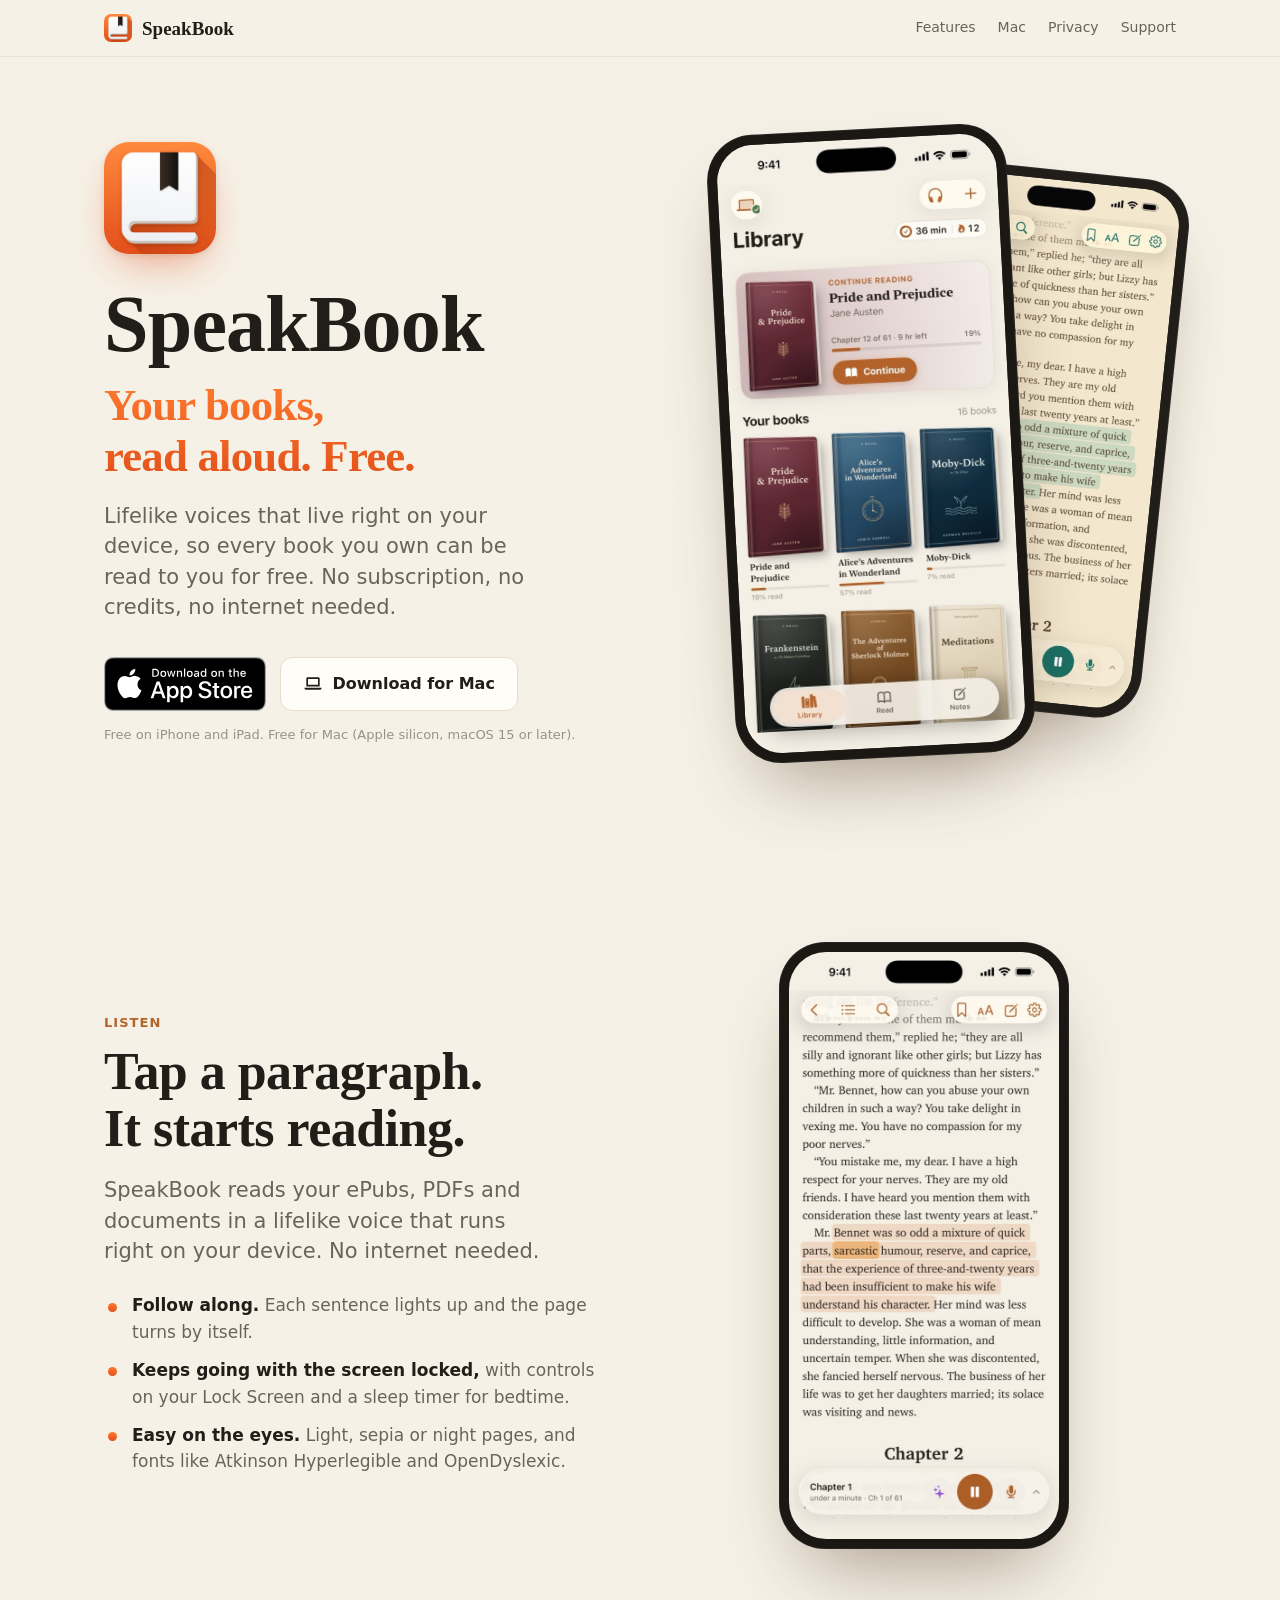
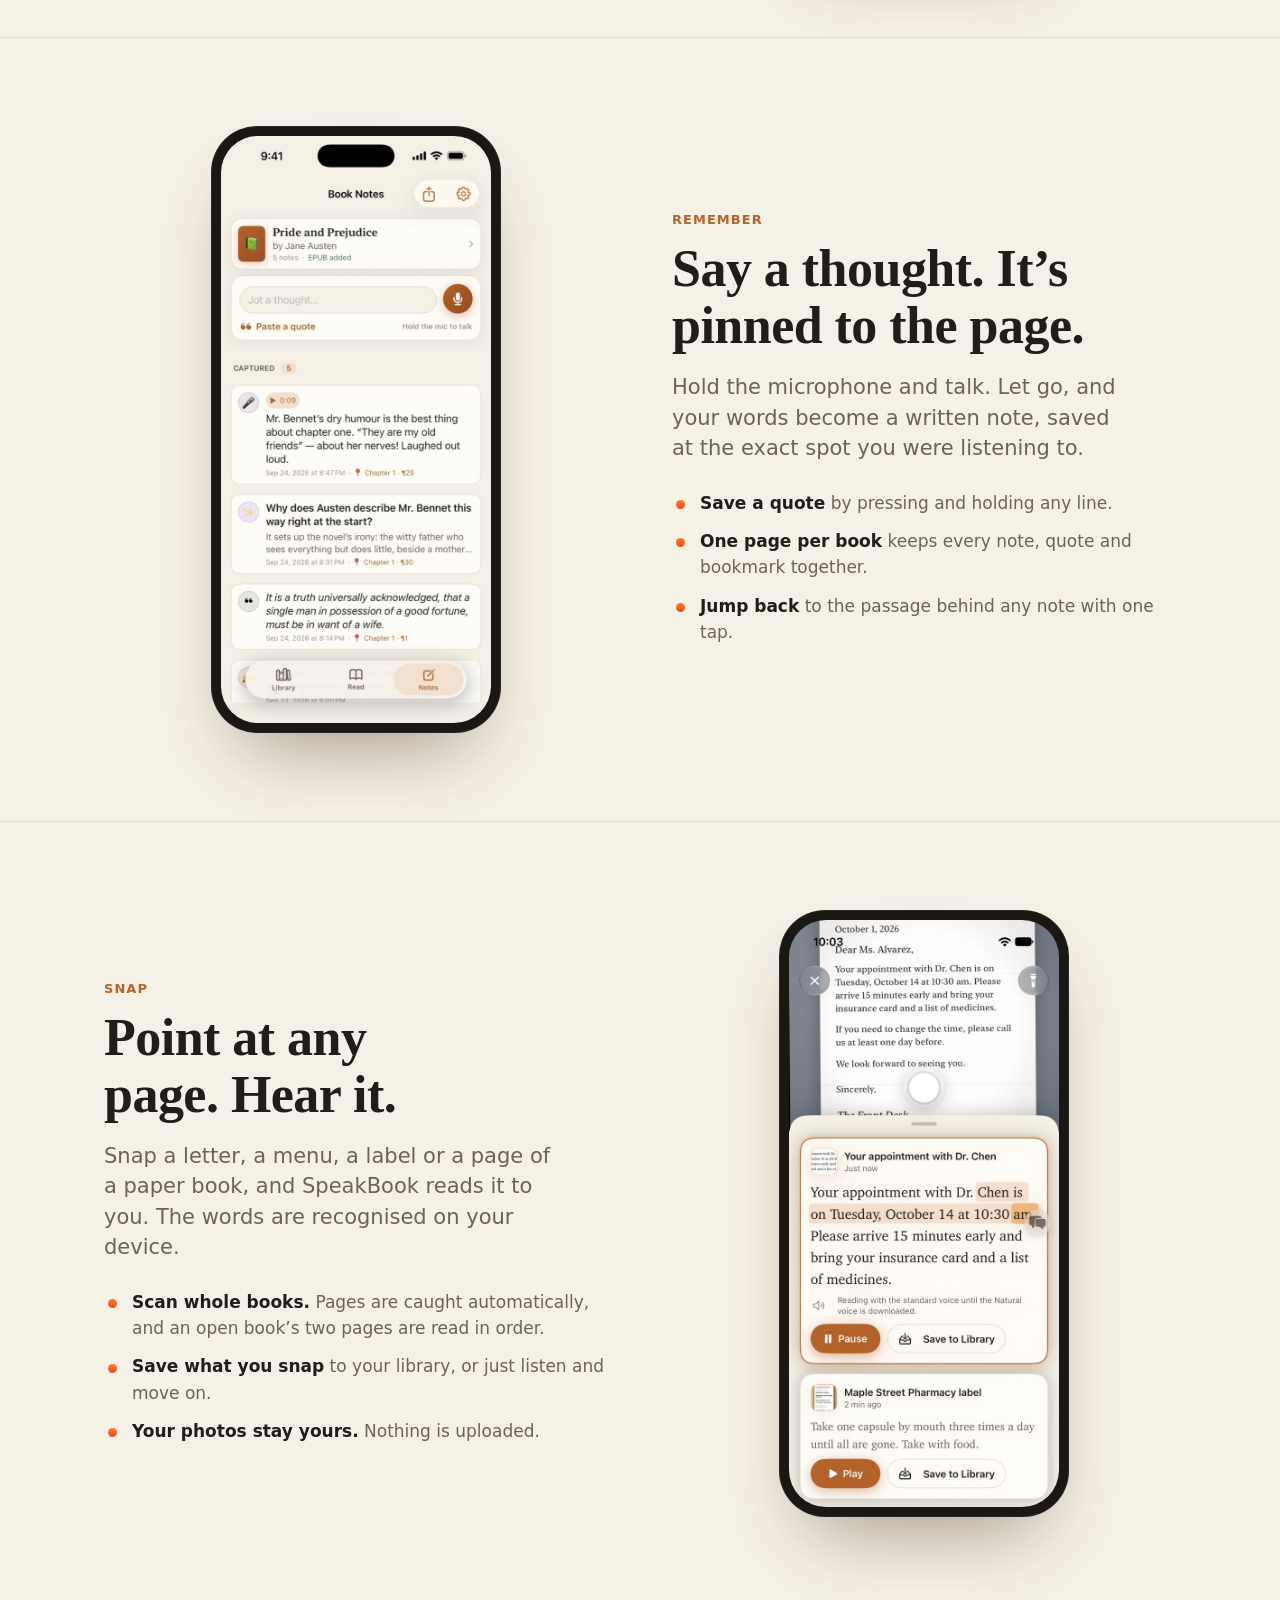
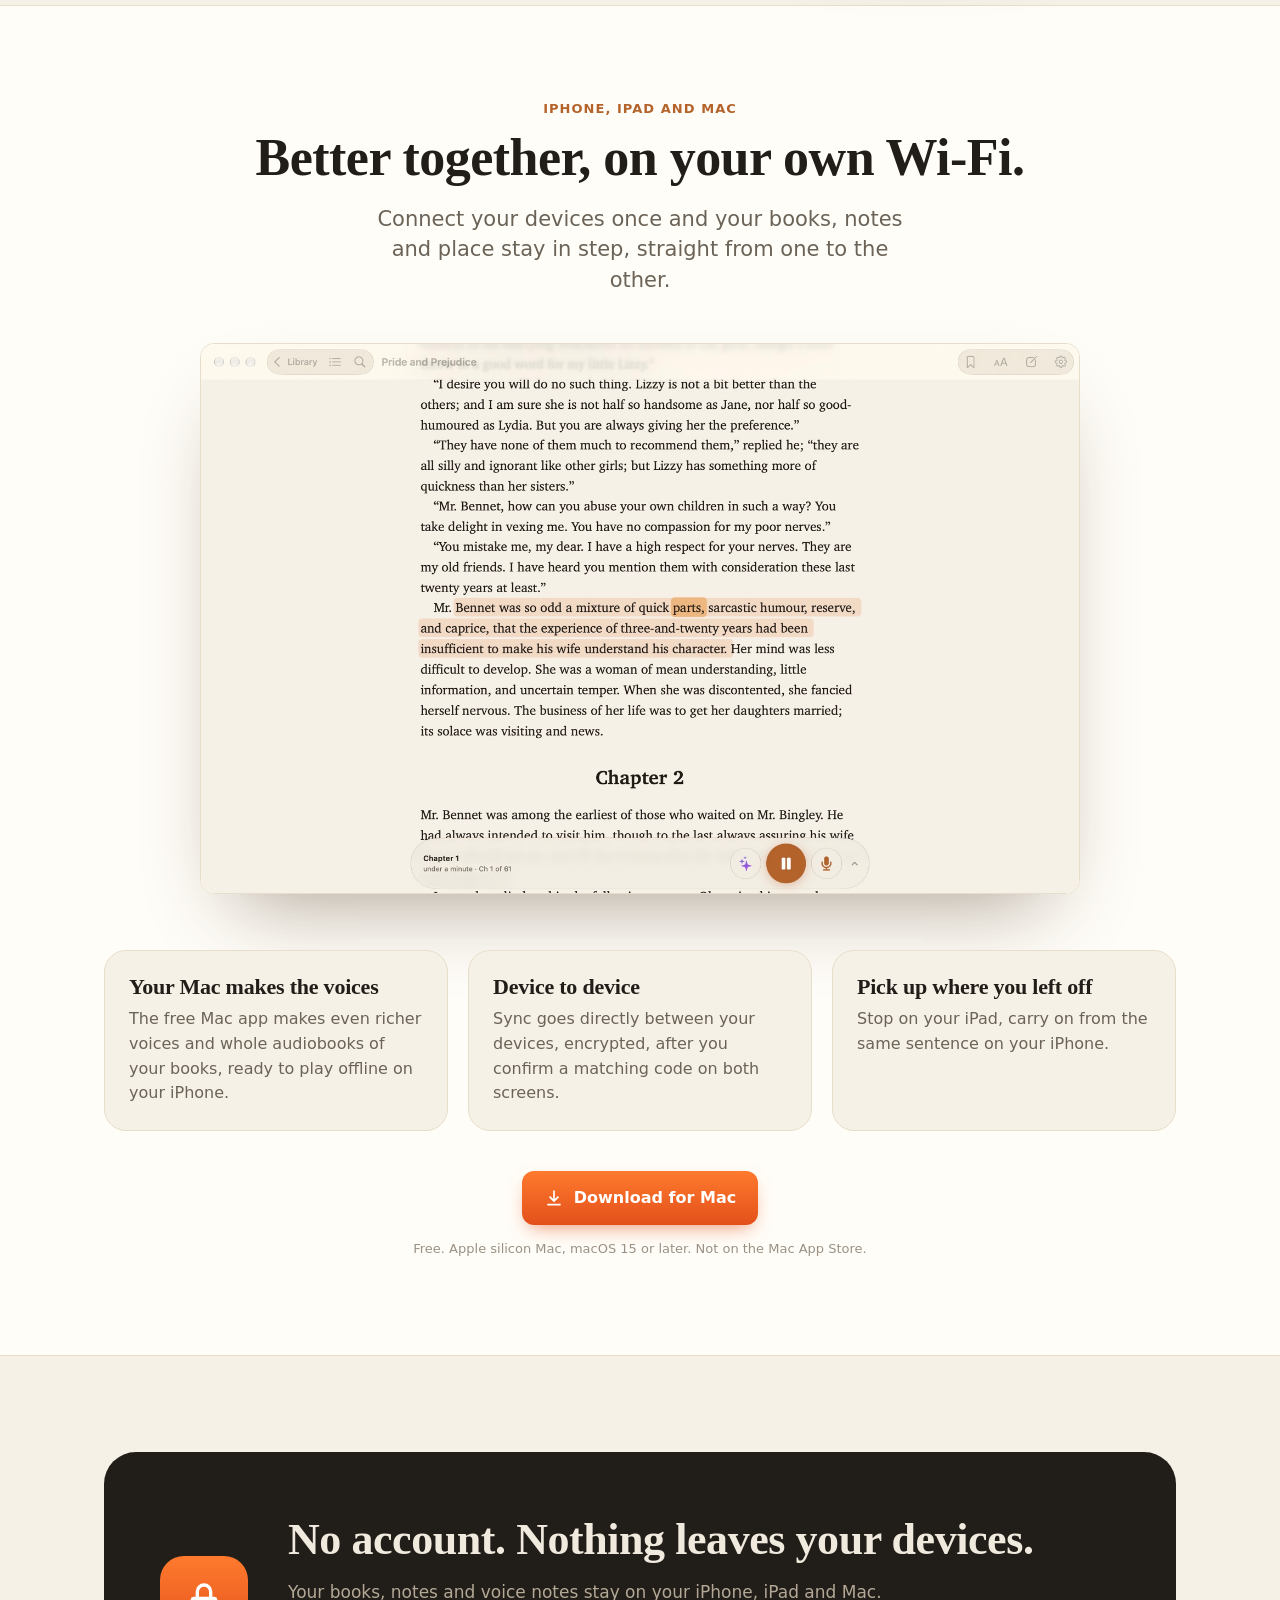
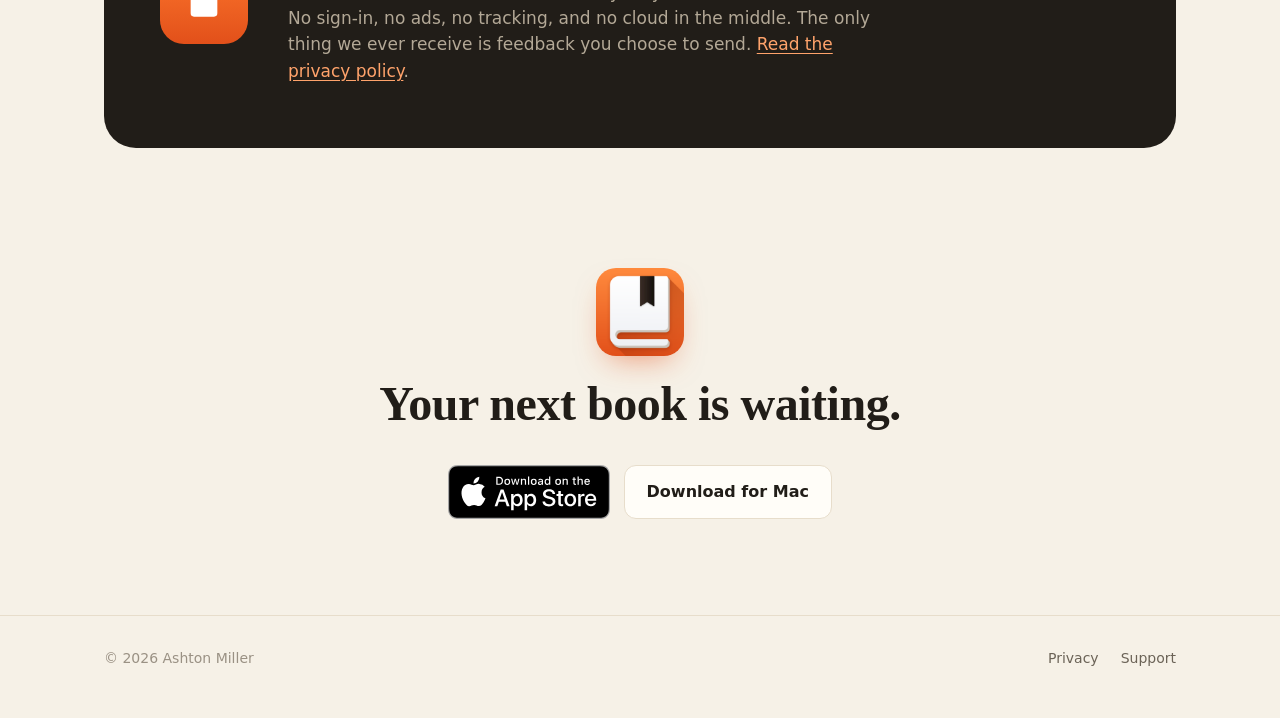
<file: index.html>
<!doctype html>
<html lang="en">
<head>
  <meta charset="utf-8">
  <meta name="viewport" content="width=device-width, initial-scale=1">
  <title>SpeakBook: Read Books Aloud</title>
  <meta name="description" content="SpeakBook reads your books aloud in lifelike voices that run right on your device. Free, private, no subscription. ePub, PDF, voice notes and more.">
  <meta name="theme-color" content="#F6F1E7" media="(prefers-color-scheme: light)">
  <meta name="theme-color" content="#181512" media="(prefers-color-scheme: dark)">
  <link rel="icon" type="image/png" href="favicon.png">
  <link rel="apple-touch-icon" href="apple-touch-icon.png">
  <link rel="canonical" href="https://speakbook.ashcoHQ.com/">
  <link rel="stylesheet" href="assets/site.css">
  <meta property="og:title" content="SpeakBook: Read Books Aloud">
  <meta property="og:description" content="Your books, read aloud for free, in lifelike voices that run right on your device. iPhone, iPad and Mac.">
  <meta property="og:image" content="https://speakbook.ashcoHQ.com/assets/og.png">
  <meta property="og:url" content="https://speakbook.ashcoHQ.com/">
  <meta name="twitter:card" content="summary_large_image">
  <meta name="apple-itunes-app" content="app-id=6818370979">
</head>
<body>
<a class="skip" href="#main">Skip to content</a>

<header class="site-header">
  <div class="wrap">
    <a class="brand" href="./"><img src="assets/icon-512.png" alt="" width="28" height="28">SpeakBook</a>
    <nav aria-label="Main">
      <a class="opt" href="#listen">Features</a>
      <a class="opt" href="#mac">Mac</a>
      <a href="privacy/">Privacy</a>
      <a href="support/">Support</a>
    </nav>
  </div>
</header>

<main id="main">
  <section class="hero">
    <div class="wrap">
      <div class="text">
        <img class="hero-icon" src="assets/icon-512.png" alt="SpeakBook app icon" width="112" height="112">
        <h1>SpeakBook <span class="accent">Your books, read aloud. Free.</span></h1>
        <p class="lede">Lifelike voices that live right on your device, so every book you own can be read to you for free. No subscription, no credits, no internet needed.</p>
        <div class="ctas">
          <a class="badge" href="https://apps.apple.com/app/id6818370979"><img src="assets/appstore-badge.svg" alt="Download on the App Store" width="162" height="54"></a>
          <a class="btn ghost" href="mac/">
            <svg viewBox="0 0 24 24" aria-hidden="true"><path d="M4 5.5A1.5 1.5 0 0 1 5.5 4h13A1.5 1.5 0 0 1 20 5.5V15H4V5.5Zm2 .5v7h12V6H6ZM1.5 16.5h21l-.6 1.6a1.5 1.5 0 0 1-1.4.9h-17a1.5 1.5 0 0 1-1.4-.9l-.6-1.6Z"/></svg>
            Download for Mac
          </a>
        </div>
        <p class="fine">Free on iPhone and iPad. Free for Mac (Apple silicon, macOS 15 or later).</p>
      </div>
      <div class="hero-phones" aria-hidden="true">
        <div class="phone back"><img src="assets/shot-sepia.jpg" alt="" width="598" height="1300"></div>
        <div class="phone front"><img src="assets/shot-library.jpg" alt="" width="598" height="1300"></div>
      </div>
    </div>
  </section>

  <section class="feature" id="listen" aria-labelledby="f1">
    <div class="wrap">
      <div class="text">
        <p class="eyebrow">Listen</p>
        <h2 id="f1">Tap a paragraph. It starts reading.</h2>
        <p class="lede">SpeakBook reads your ePubs, PDFs and documents in a lifelike voice that runs right on your device. No internet needed.</p>
        <ul>
          <li><strong>Follow along.</strong> Each sentence lights up and the page turns by itself.</li>
          <li><strong>Keeps going with the screen locked,</strong> with controls on your Lock Screen and a sleep timer for bedtime.</li>
          <li><strong>Easy on the eyes.</strong> Light, sepia or night pages, and fonts like Atkinson Hyperlegible and OpenDyslexic.</li>
        </ul>
      </div>
      <div class="phone"><img src="assets/shot-reader.jpg" alt="Pride and Prejudice open in SpeakBook, with the sentence being read highlighted in orange and the player at the bottom." width="598" height="1300" loading="lazy"></div>
    </div>
  </section>

  <section class="feature flip" aria-labelledby="f2">
    <div class="wrap">
      <div class="text">
        <p class="eyebrow">Remember</p>
        <h2 id="f2">Say a thought. It’s pinned to the page.</h2>
        <p class="lede">Hold the microphone and talk. Let go, and your words become a written note, saved at the exact spot you were listening to.</p>
        <ul>
          <li><strong>Save a quote</strong> by pressing and holding any line.</li>
          <li><strong>One page per book</strong> keeps every note, quote and bookmark together.</li>
          <li><strong>Jump back</strong> to the passage behind any note with one tap.</li>
        </ul>
      </div>
      <div class="phone"><img src="assets/shot-notes.jpg" alt="The notes page for Pride and Prejudice, with a voice note, a question and saved quotes." width="598" height="1300" loading="lazy"></div>
    </div>
  </section>

  <section class="feature" aria-labelledby="f3">
    <div class="wrap">
      <div class="text">
        <p class="eyebrow">Snap</p>
        <h2 id="f3">Point at any page. Hear it.</h2>
        <p class="lede">Snap a letter, a menu, a label or a page of a paper book, and SpeakBook reads it to you. The words are recognised on your device.</p>
        <ul>
          <li><strong>Scan whole books.</strong> Pages are caught automatically, and an open book’s two pages are read in order.</li>
          <li><strong>Save what you snap</strong> to your library, or just listen and move on.</li>
          <li><strong>Your photos stay yours.</strong> Nothing is uploaded.</li>
        </ul>
      </div>
      <div class="phone"><img src="assets/shot-snap.jpg" alt="A snapped appointment letter being read aloud, with the current words highlighted." width="598" height="1300" loading="lazy"></div>
    </div>
  </section>

  <section class="devices" id="mac" aria-labelledby="mac-h">
    <div class="wrap">
      <p class="eyebrow">iPhone, iPad and Mac</p>
      <h2 id="mac-h">Better together, on your own Wi‑Fi.</h2>
      <p class="lede">Connect your devices once and your books, notes and place stay in step, straight from one to the other.</p>
      <div class="mac-frame"><img src="assets/mac.jpg" alt="SpeakBook on a Mac, reading Pride and Prejudice aloud." width="1600" height="1000" loading="lazy"></div>
      <div class="trio">
        <div><h3>Your Mac makes the voices</h3><p>The free Mac app makes even richer voices and whole audiobooks of your books, ready to play offline on your iPhone.</p></div>
        <div><h3>Device to device</h3><p>Sync goes directly between your devices, encrypted, after you confirm a matching code on both screens.</p></div>
        <div><h3>Pick up where you left off</h3><p>Stop on your iPad, carry on from the same sentence on your iPhone.</p></div>
      </div>
      <div class="ctas" style="margin-top:40px">
        <a class="btn" href="mac/">
          <svg viewBox="0 0 24 24" aria-hidden="true"><path d="M11 3h2v10.2l3.6-3.6 1.4 1.4-6 6-6-6 1.4-1.4 3.6 3.6V3ZM4 19h16v2H4v-2Z"/></svg>
          Download for Mac
        </a>
      </div>
      <p class="fine">Free. Apple silicon Mac, macOS 15 or later. Not on the Mac App Store.</p>
    </div>
  </section>

  <section class="privacy-band" aria-labelledby="priv-h">
    <div class="wrap">
      <div class="privacy-card">
        <div class="lock" aria-hidden="true"><svg viewBox="0 0 24 24"><path d="M12 2a5 5 0 0 0-5 5v3H6a2 2 0 0 0-2 2v8a2 2 0 0 0 2 2h12a2 2 0 0 0 2-2v-8a2 2 0 0 0-2-2h-1V7a5 5 0 0 0-5-5Zm-3 8V7a3 3 0 1 1 6 0v3H9Z"/></svg></div>
        <div>
          <h2 id="priv-h">No account. Nothing leaves your devices.</h2>
          <p>Your books, notes and voice notes stay on your iPhone, iPad and Mac. No sign-in, no ads, no tracking, and no cloud in the middle. The only thing we ever receive is feedback you choose to send. <a href="privacy/">Read the privacy policy</a>.</p>
        </div>
      </div>
    </div>
  </section>

  <section class="final" aria-labelledby="final-h">
    <div class="wrap">
      <img class="icon" src="assets/icon-512.png" alt="" width="88" height="88">
      <h2 id="final-h">Your next book is waiting.</h2>
      <div class="ctas">
        <a class="badge" href="https://apps.apple.com/app/id6818370979"><img src="assets/appstore-badge.svg" alt="Download on the App Store" width="162" height="54"></a>
        <a class="btn ghost" href="mac/">Download for Mac</a>
      </div>
    </div>
  </section>
</main>

<footer class="site-footer">
  <div class="wrap">
    <span>© 2026 Ashton Miller</span>
    <nav aria-label="Footer">
      <a href="privacy/">Privacy</a>
      <a href="support/">Support</a>
    </nav>
  </div>
</footer>
</body>
</html>
</file>
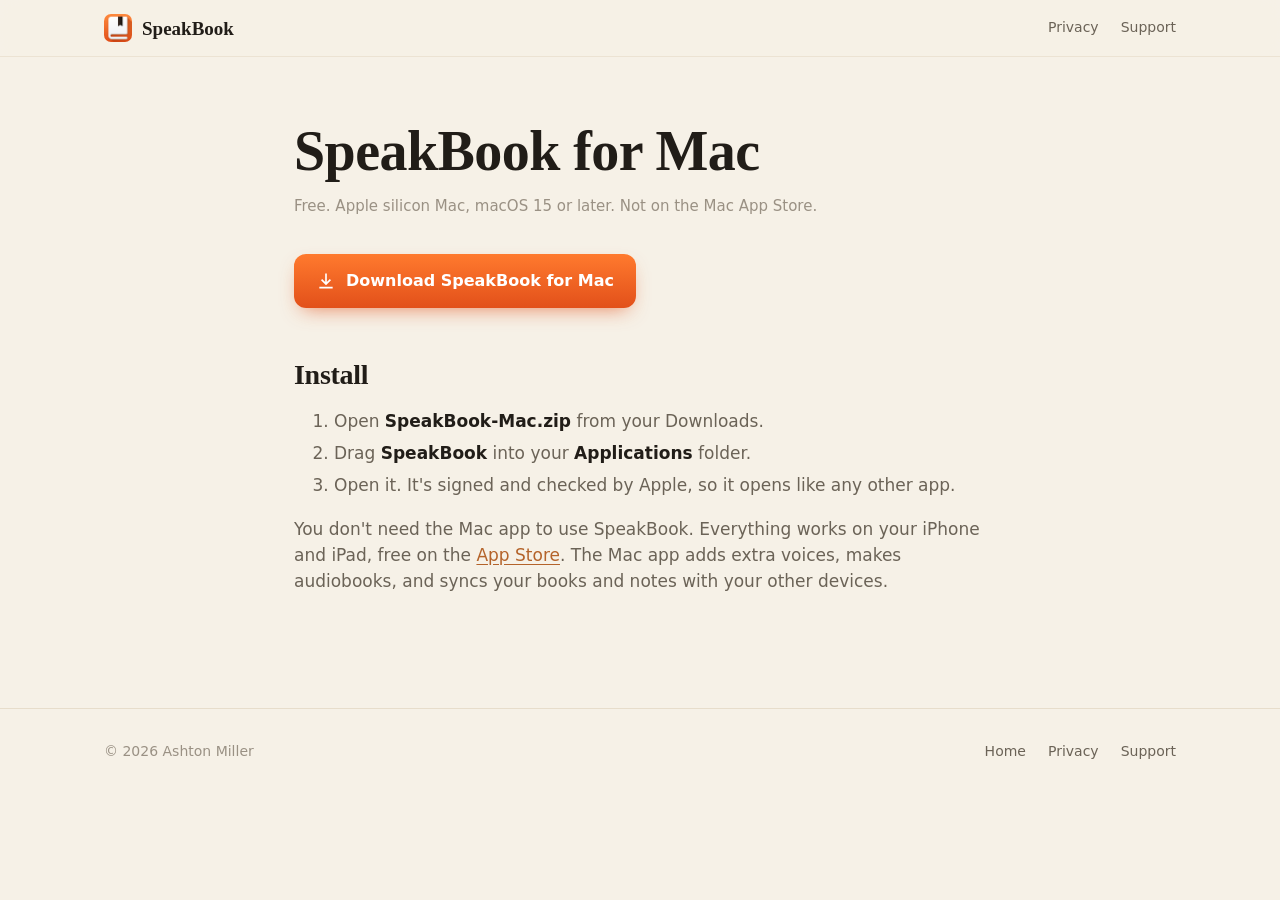
<file: mac/index.html>
<!doctype html>
<html lang="en">
<head>
  <meta charset="utf-8">
  <meta name="viewport" content="width=device-width, initial-scale=1">
  <title>SpeakBook for Mac</title>
  <meta name="description" content="Download SpeakBook for Mac, free: extra voices, audiobooks and sync with your iPhone and iPad.">
  <meta name="theme-color" content="#F6F1E7" media="(prefers-color-scheme: light)">
  <meta name="theme-color" content="#181512" media="(prefers-color-scheme: dark)">
  <link rel="icon" type="image/png" href="../favicon.png">
  <link rel="apple-touch-icon" href="../apple-touch-icon.png">
  <link rel="canonical" href="https://speakbook.ashcoHQ.com/mac/">
  <link rel="stylesheet" href="../assets/site.css">
</head>
<body>
<a class="skip" href="#main">Skip to content</a>
<header class="site-header">
  <div class="wrap">
    <a class="brand" href="../"><img src="../assets/icon-512.png" alt="" width="28" height="28">SpeakBook</a>
    <nav aria-label="Main">
      <a href="../privacy/">Privacy</a>
      <a href="../support/">Support</a>
    </nav>
  </div>
</header>

<main id="main" class="doc">
  <div class="wrap">
    <h1>SpeakBook for Mac</h1>
    <p class="updated">Free. Apple silicon Mac, macOS 15 or later. Not on the Mac App Store.</p>
    <div class="ctas">
      <a class="btn" href="https://github.com/lman80/speakbook/releases/download/mac-v1.1/SpeakBook-Mac.zip">
        <svg viewBox="0 0 24 24" aria-hidden="true"><path d="M11 3h2v10.2l3.6-3.6 1.4 1.4-6 6-6-6 1.4-1.4 3.6 3.6V3ZM4 19h16v2H4v-2Z"/></svg>
        Download SpeakBook for Mac
      </a>
    </div>
    <h2>Install</h2>
    <ol>
      <li>Open <strong>SpeakBook-Mac.zip</strong> from your Downloads.</li>
      <li>Drag <strong>SpeakBook</strong> into your <strong>Applications</strong> folder.</li>
      <li>Open it. It's signed and checked by Apple, so it opens like any other app.</li>
    </ol>
    <p>You don't need the Mac app to use SpeakBook. Everything works on your iPhone and iPad, free on the <a href="https://apps.apple.com/app/id6818370979">App Store</a>. The Mac app adds extra voices, makes audiobooks, and syncs your books and notes with your other devices.</p>
  </div>
</main>

<footer class="site-footer">
  <div class="wrap">
    <span>© 2026 Ashton Miller</span>
    <nav aria-label="Footer">
      <a href="../">Home</a>
      <a href="../privacy/">Privacy</a>
      <a href="../support/">Support</a>
    </nav>
  </div>
</footer>
</body>
</html>
</file>
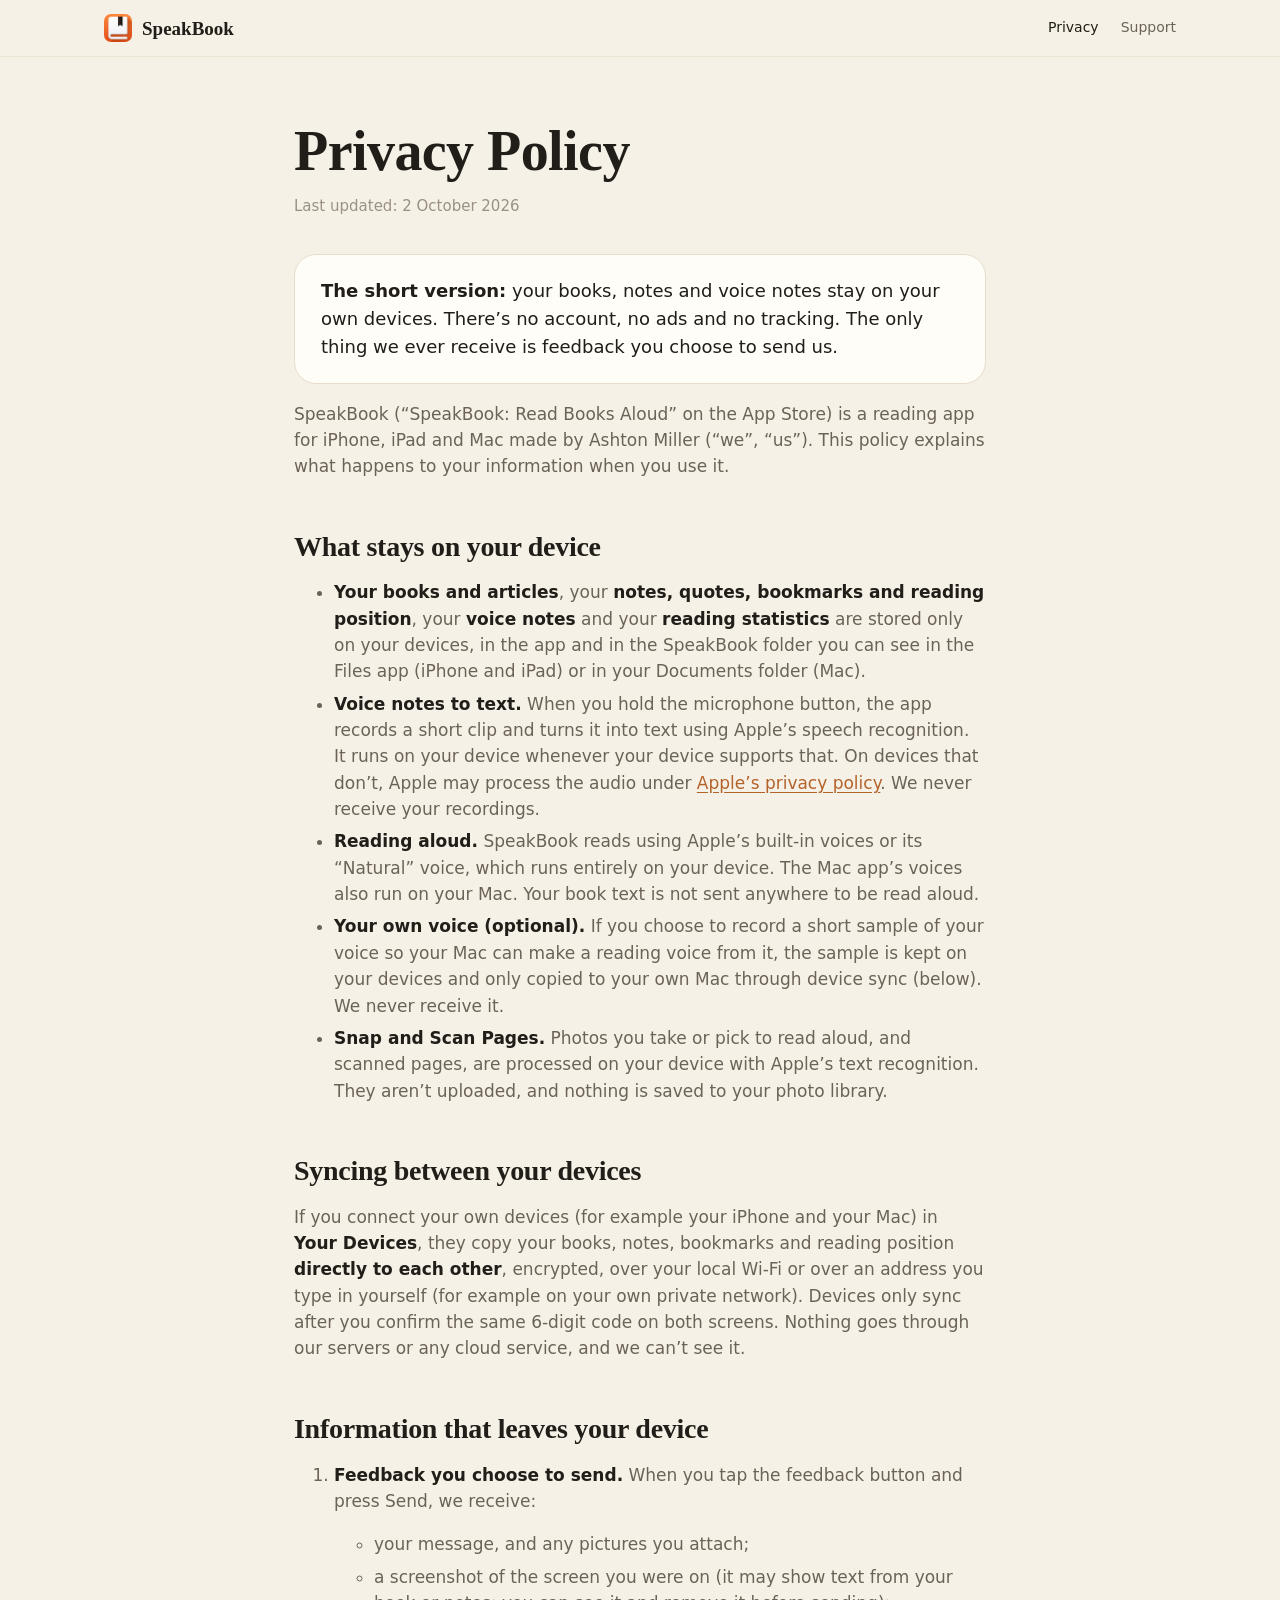
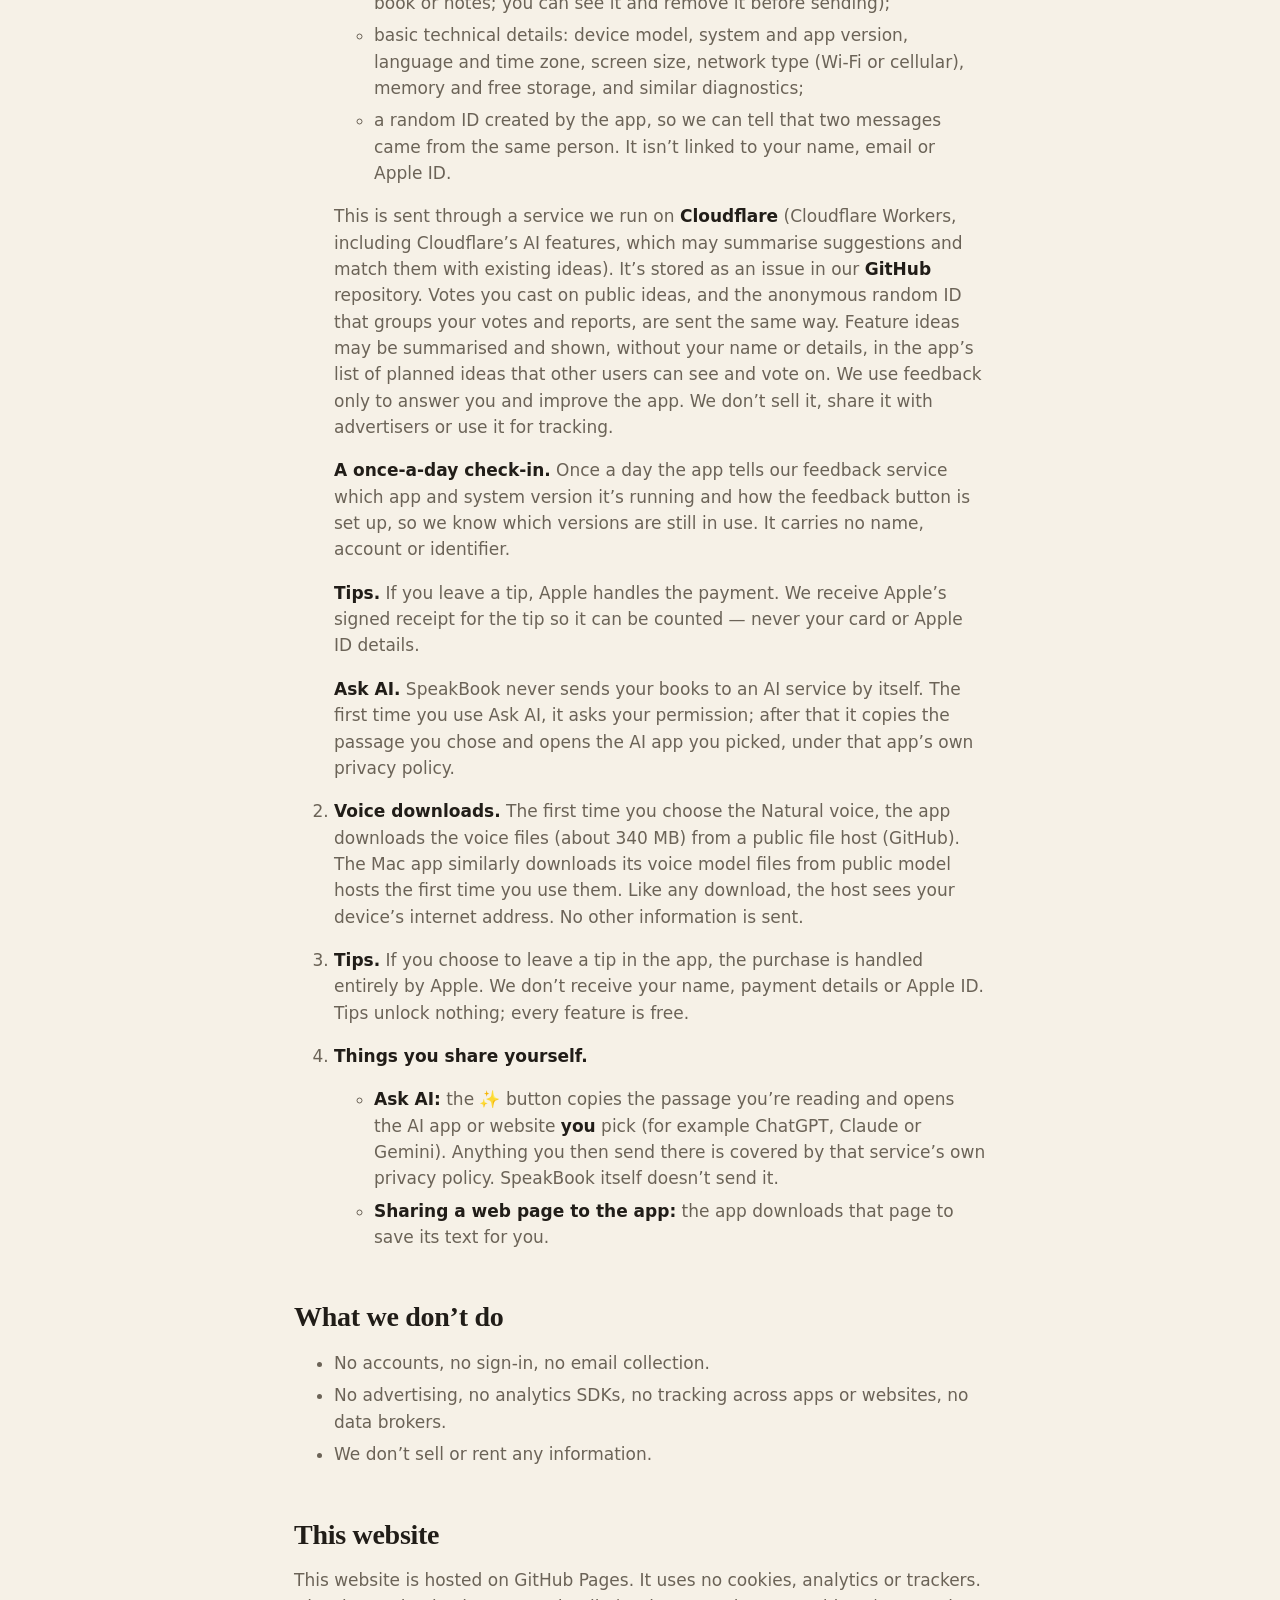
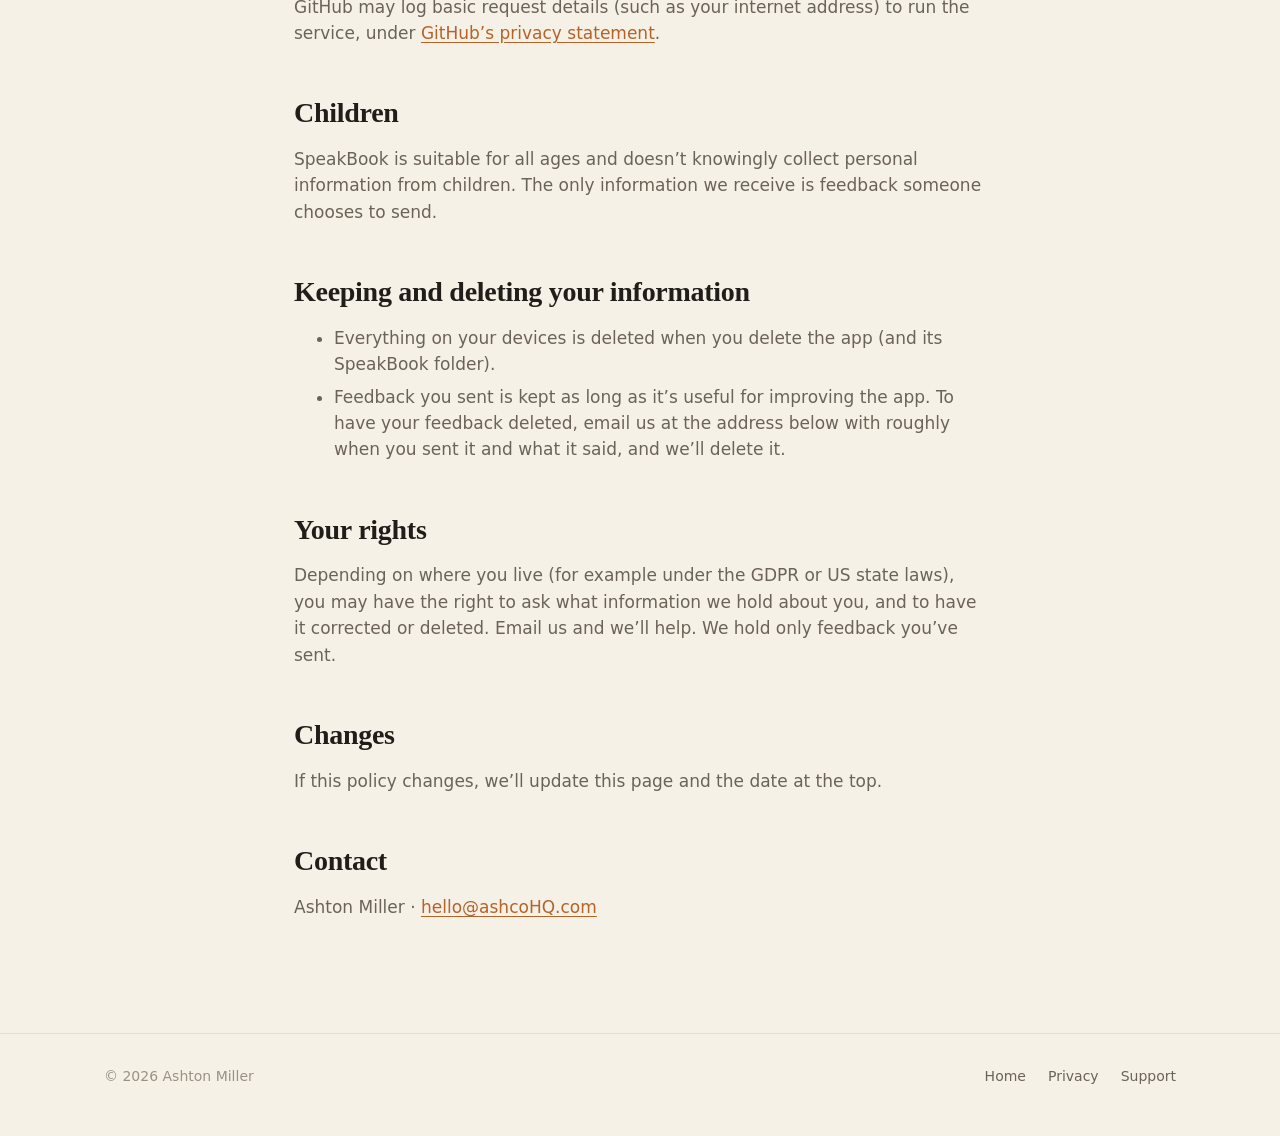
<file: privacy/index.html>
<!doctype html>
<html lang="en">
<head>
  <meta charset="utf-8">
  <meta name="viewport" content="width=device-width, initial-scale=1">
  <title>Privacy Policy · SpeakBook</title>
  <meta name="description" content="SpeakBook's privacy policy. Your books, notes and voice notes stay on your own devices. No account, no ads, no tracking.">
  <meta name="theme-color" content="#F6F1E7" media="(prefers-color-scheme: light)">
  <meta name="theme-color" content="#181512" media="(prefers-color-scheme: dark)">
  <link rel="icon" type="image/png" href="../favicon.png">
  <link rel="apple-touch-icon" href="../apple-touch-icon.png">
  <link rel="canonical" href="https://speakbook.ashcoHQ.com/privacy/">
  <link rel="stylesheet" href="../assets/site.css">
</head>
<body>
<a class="skip" href="#main">Skip to content</a>
<header class="site-header">
  <div class="wrap">
    <a class="brand" href="../"><img src="../assets/icon-512.png" alt="" width="28" height="28">SpeakBook</a>
    <nav aria-label="Main">
      <a href="../privacy/" aria-current="page">Privacy</a>
      <a href="../support/">Support</a>
    </nav>
  </div>
</header>

<main id="main" class="doc">
  <div class="wrap">
    <h1>Privacy Policy</h1>
    <p class="updated">Last updated: 2 October 2026</p>

    <div class="summary">
      <p><strong>The short version:</strong> your books, notes and voice notes stay on your own devices. There’s no account, no ads and no tracking. The only thing we ever receive is feedback you choose to send us.</p>
    </div>

    <p>SpeakBook (“SpeakBook: Read Books Aloud” on the App Store) is a reading app for iPhone, iPad and Mac made by Ashton Miller (“we”, “us”). This policy explains what happens to your information when you use it.</p>

    <h2>What stays on your device</h2>
    <ul>
      <li><strong>Your books and articles</strong>, your <strong>notes, quotes, bookmarks and reading position</strong>, your <strong>voice notes</strong> and your <strong>reading statistics</strong> are stored only on your devices, in the app and in the SpeakBook folder you can see in the Files app (iPhone and iPad) or in your Documents folder (Mac).</li>
      <li><strong>Voice notes to text.</strong> When you hold the microphone button, the app records a short clip and turns it into text using Apple’s speech recognition. It runs on your device whenever your device supports that. On devices that don’t, Apple may process the audio under <a href="https://www.apple.com/legal/privacy/">Apple’s privacy policy</a>. We never receive your recordings.</li>
      <li><strong>Reading aloud.</strong> SpeakBook reads using Apple’s built-in voices or its “Natural” voice, which runs entirely on your device. The Mac app’s voices also run on your Mac. Your book text is not sent anywhere to be read aloud.</li>
      <li><strong>Your own voice (optional).</strong> If you choose to record a short sample of your voice so your Mac can make a reading voice from it, the sample is kept on your devices and only copied to your own Mac through device sync (below). We never receive it.</li>
      <li><strong>Snap and Scan Pages.</strong> Photos you take or pick to read aloud, and scanned pages, are processed on your device with Apple’s text recognition. They aren’t uploaded, and nothing is saved to your photo library.</li>
    </ul>

    <h2>Syncing between your devices</h2>
    <p>If you connect your own devices (for example your iPhone and your Mac) in <strong>Your Devices</strong>, they copy your books, notes, bookmarks and reading position <strong>directly to each other</strong>, encrypted, over your local Wi‑Fi or over an address you type in yourself (for example on your own private network). Devices only sync after you confirm the same 6-digit code on both screens. Nothing goes through our servers or any cloud service, and we can’t see it.</p>

    <h2>Information that leaves your device</h2>
    <ol>
      <li>
        <p><strong>Feedback you choose to send.</strong> When you tap the feedback button and press Send, we receive:</p>
        <ul>
          <li>your message, and any pictures you attach;</li>
          <li>a screenshot of the screen you were on (it may show text from your book or notes; you can see it and remove it before sending);</li>
          <li>basic technical details: device model, system and app version, language and time zone, screen size, network type (Wi‑Fi or cellular), memory and free storage, and similar diagnostics;</li>
          <li>a random ID created by the app, so we can tell that two messages came from the same person. It isn’t linked to your name, email or Apple ID.</li>
        </ul>
        <p>This is sent through a service we run on <strong>Cloudflare</strong> (Cloudflare Workers, including Cloudflare’s AI features, which may summarise suggestions and match them with existing ideas). It’s stored as an issue in our <strong>GitHub</strong> repository. Votes you cast on public ideas, and the anonymous random ID that groups your votes and reports, are sent the same way. Feature ideas may be summarised and shown, without your name or details, in the app’s list of planned ideas that other users can see and vote on. We use feedback only to answer you and improve the app. We don’t sell it, share it with advertisers or use it for tracking.</p>
        <p><strong>A once-a-day check-in.</strong> Once a day the app tells our feedback service which app and system version it’s running and how the feedback button is set up, so we know which versions are still in use. It carries no name, account or identifier.</p>
        <p><strong>Tips.</strong> If you leave a tip, Apple handles the payment. We receive Apple’s signed receipt for the tip so it can be counted — never your card or Apple ID details.</p>
        <p><strong>Ask AI.</strong> SpeakBook never sends your books to an AI service by itself. The first time you use Ask AI, it asks your permission; after that it copies the passage you chose and opens the AI app you picked, under that app’s own privacy policy.</p>
      </li>
      <li>
        <p><strong>Voice downloads.</strong> The first time you choose the Natural voice, the app downloads the voice files (about 340 MB) from a public file host (GitHub). The Mac app similarly downloads its voice model files from public model hosts the first time you use them. Like any download, the host sees your device’s internet address. No other information is sent.</p>
      </li>
      <li>
        <p><strong>Tips.</strong> If you choose to leave a tip in the app, the purchase is handled entirely by Apple. We don’t receive your name, payment details or Apple ID. Tips unlock nothing; every feature is free.</p>
      </li>
      <li>
        <p><strong>Things you share yourself.</strong></p>
        <ul>
          <li><strong>Ask AI:</strong> the ✨ button copies the passage you’re reading and opens the AI app or website <strong>you</strong> pick (for example ChatGPT, Claude or Gemini). Anything you then send there is covered by that service’s own privacy policy. SpeakBook itself doesn’t send it.</li>
          <li><strong>Sharing a web page to the app:</strong> the app downloads that page to save its text for you.</li>
        </ul>
      </li>
    </ol>

    <h2>What we don’t do</h2>
    <ul>
      <li>No accounts, no sign-in, no email collection.</li>
      <li>No advertising, no analytics SDKs, no tracking across apps or websites, no data brokers.</li>
      <li>We don’t sell or rent any information.</li>
    </ul>

    <h2>This website</h2>
    <p>This website is hosted on GitHub Pages. It uses no cookies, analytics or trackers. GitHub may log basic request details (such as your internet address) to run the service, under <a href="https://docs.github.com/en/site-policy/privacy-policies/github-general-privacy-statement">GitHub’s privacy statement</a>.</p>

    <h2>Children</h2>
    <p>SpeakBook is suitable for all ages and doesn’t knowingly collect personal information from children. The only information we receive is feedback someone chooses to send.</p>

    <h2>Keeping and deleting your information</h2>
    <ul>
      <li>Everything on your devices is deleted when you delete the app (and its SpeakBook folder).</li>
      <li>Feedback you sent is kept as long as it’s useful for improving the app. To have your feedback deleted, email us at the address below with roughly when you sent it and what it said, and we’ll delete it.</li>
    </ul>

    <h2>Your rights</h2>
    <p>Depending on where you live (for example under the GDPR or US state laws), you may have the right to ask what information we hold about you, and to have it corrected or deleted. Email us and we’ll help. We hold only feedback you’ve sent.</p>

    <h2>Changes</h2>
    <p>If this policy changes, we’ll update this page and the date at the top.</p>

    <h2>Contact</h2>
    <p>Ashton Miller · <a href="mailto:hello@ashcoHQ.com">hello@ashcoHQ.com</a></p>
  </div>
</main>

<footer class="site-footer">
  <div class="wrap">
    <span>© 2026 Ashton Miller</span>
    <nav aria-label="Footer">
      <a href="../">Home</a>
      <a href="../privacy/">Privacy</a>
      <a href="../support/">Support</a>
    </nav>
  </div>
</footer>
</body>
</html>
</file>
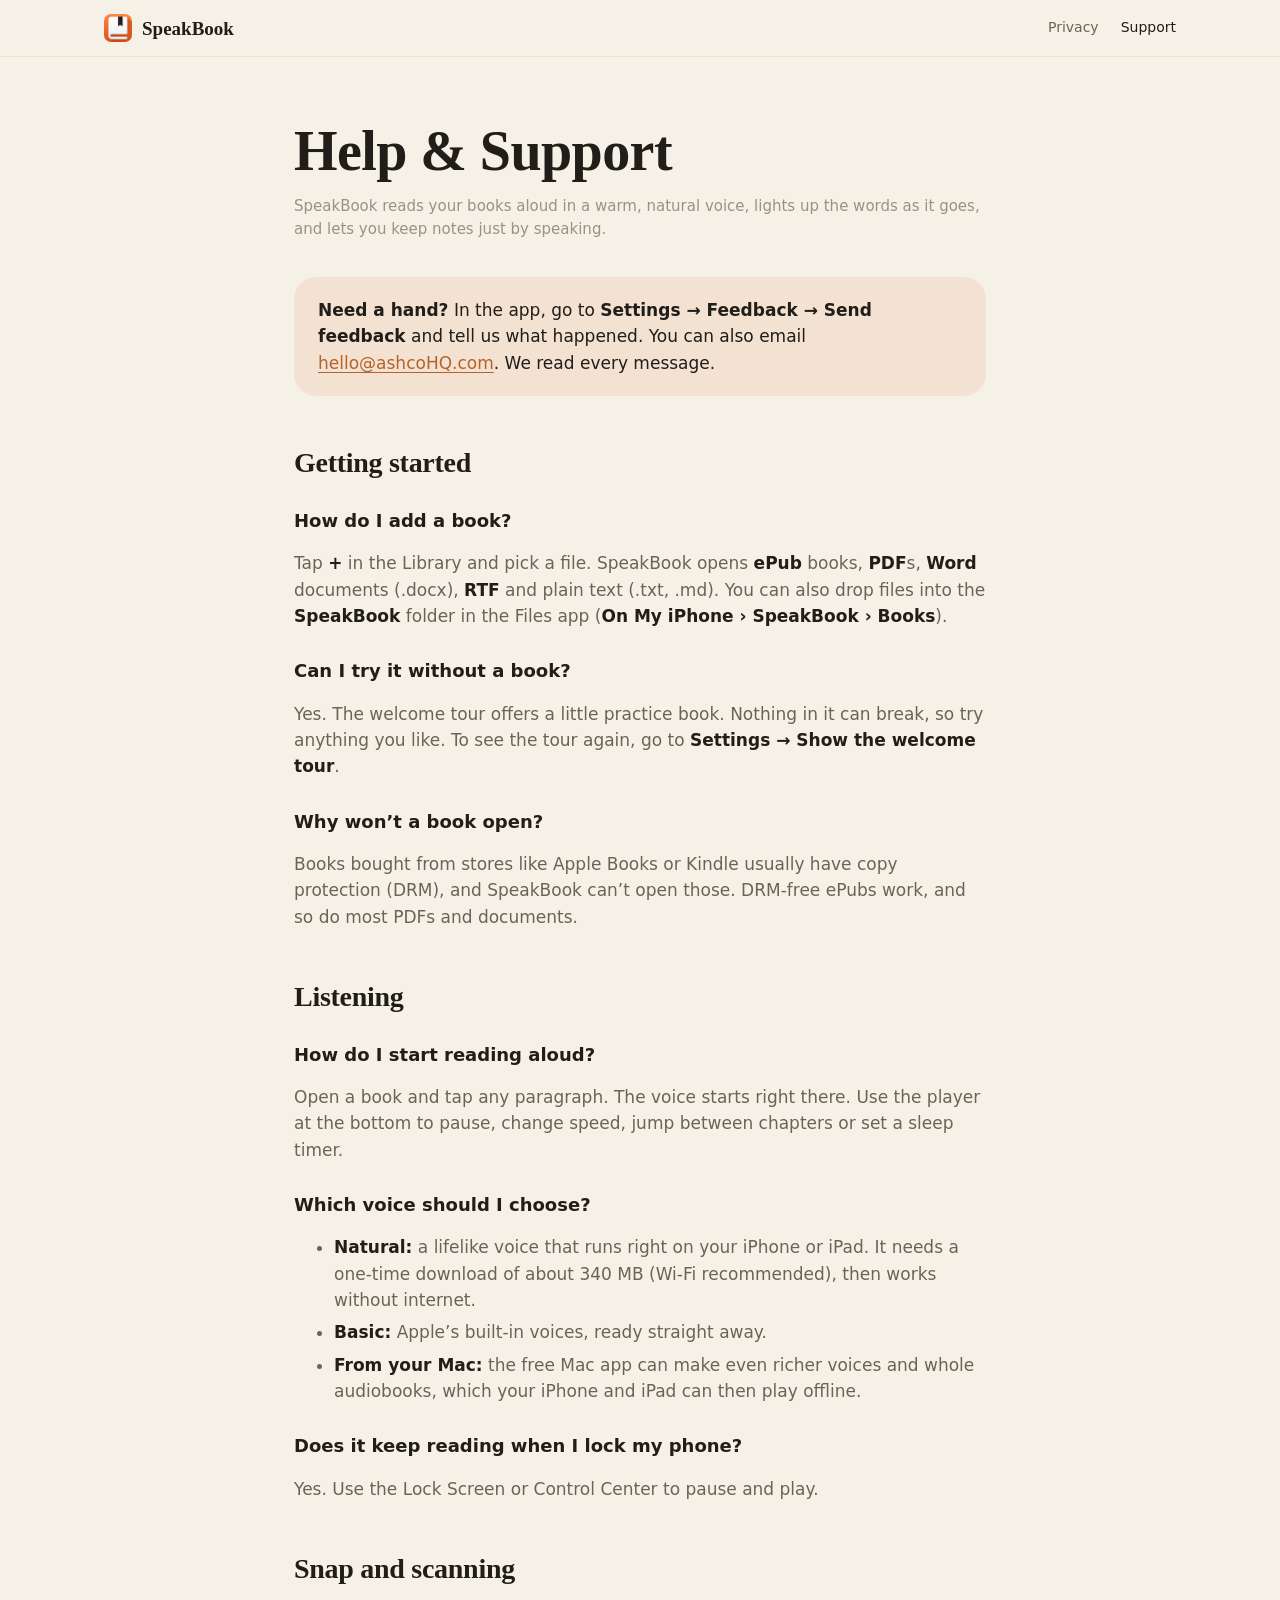
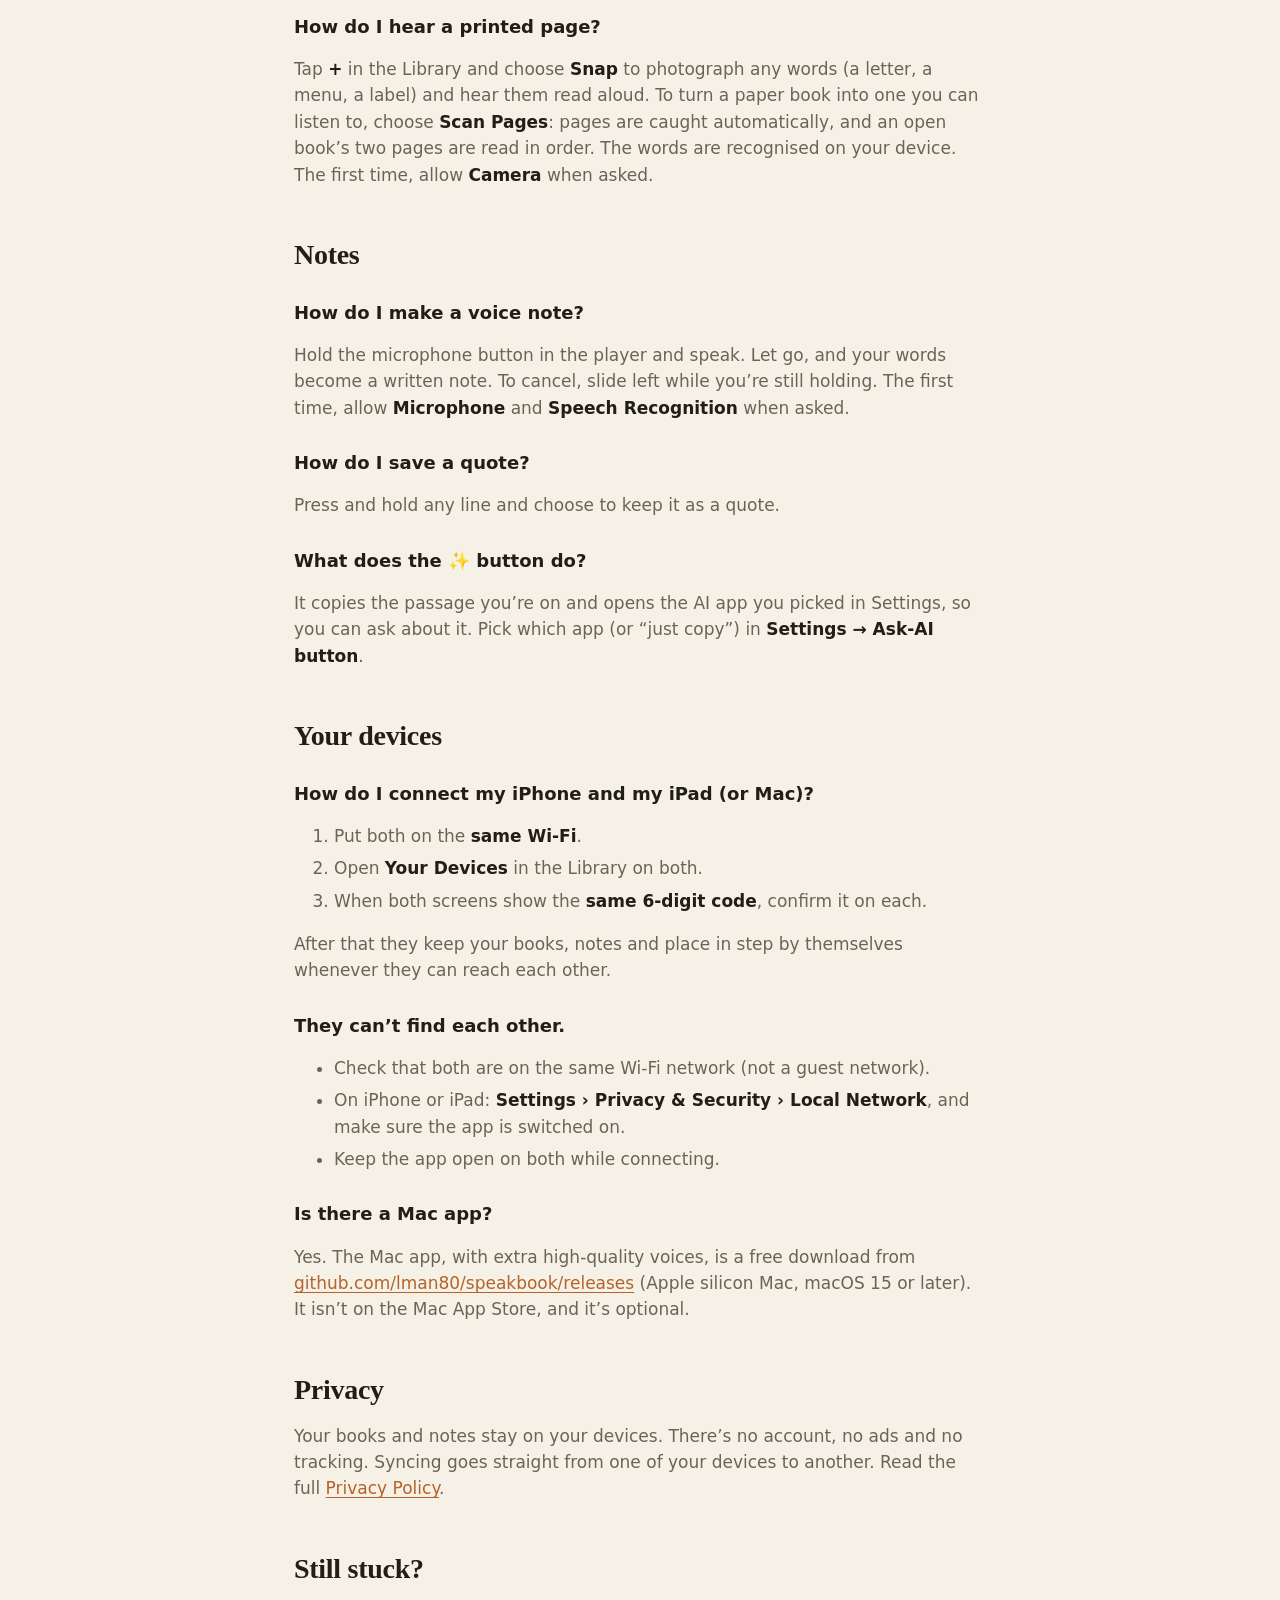
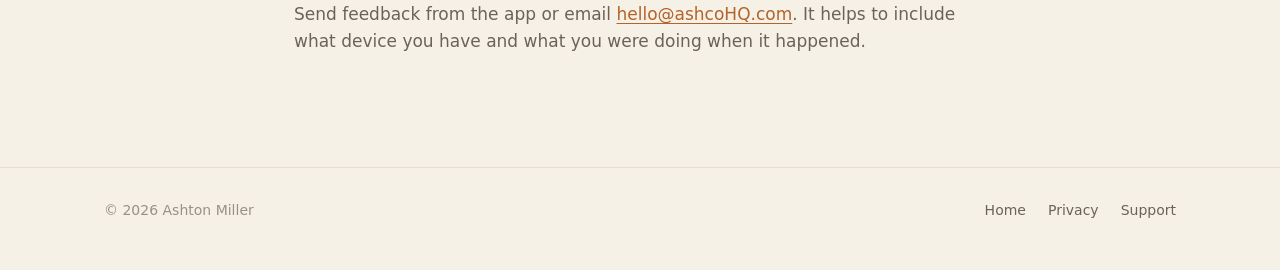
<file: support/index.html>
<!doctype html>
<html lang="en">
<head>
  <meta charset="utf-8">
  <meta name="viewport" content="width=device-width, initial-scale=1">
  <title>Help &amp; Support · SpeakBook</title>
  <meta name="description" content="Answers to common questions about SpeakBook: adding books, voices, voice notes, Snap, and connecting your devices.">
  <meta name="theme-color" content="#F6F1E7" media="(prefers-color-scheme: light)">
  <meta name="theme-color" content="#181512" media="(prefers-color-scheme: dark)">
  <link rel="icon" type="image/png" href="../favicon.png">
  <link rel="apple-touch-icon" href="../apple-touch-icon.png">
  <link rel="canonical" href="https://speakbook.ashcoHQ.com/support/">
  <link rel="stylesheet" href="../assets/site.css">
</head>
<body>
<a class="skip" href="#main">Skip to content</a>
<header class="site-header">
  <div class="wrap">
    <a class="brand" href="../"><img src="../assets/icon-512.png" alt="" width="28" height="28">SpeakBook</a>
    <nav aria-label="Main">
      <a href="../privacy/">Privacy</a>
      <a href="../support/" aria-current="page">Support</a>
    </nav>
  </div>
</header>

<main id="main" class="doc">
  <div class="wrap">
    <h1>Help &amp; Support</h1>
    <p class="updated">SpeakBook reads your books aloud in a warm, natural voice, lights up the words as it goes, and lets you keep notes just by speaking.</p>

    <div class="callout">
      <p><strong>Need a hand?</strong> In the app, go to <strong>Settings → Feedback → Send feedback</strong> and tell us what happened. You can also email <a href="mailto:hello@ashcoHQ.com">hello@ashcoHQ.com</a>. We read every message.</p>
    </div>

    <h2>Getting started</h2>
    <h3>How do I add a book?</h3>
    <p>Tap <strong>+</strong> in the Library and pick a file. SpeakBook opens <strong>ePub</strong> books, <strong>PDF</strong>s, <strong>Word</strong> documents (.docx), <strong>RTF</strong> and plain text (.txt, .md). You can also drop files into the <strong>SpeakBook</strong> folder in the Files app (<strong>On My iPhone › SpeakBook › Books</strong>).</p>
    <h3>Can I try it without a book?</h3>
    <p>Yes. The welcome tour offers a little practice book. Nothing in it can break, so try anything you like. To see the tour again, go to <strong>Settings → Show the welcome tour</strong>.</p>
    <h3>Why won’t a book open?</h3>
    <p>Books bought from stores like Apple Books or Kindle usually have copy protection (DRM), and SpeakBook can’t open those. DRM-free ePubs work, and so do most PDFs and documents.</p>

    <h2>Listening</h2>
    <h3>How do I start reading aloud?</h3>
    <p>Open a book and tap any paragraph. The voice starts right there. Use the player at the bottom to pause, change speed, jump between chapters or set a sleep timer.</p>
    <h3>Which voice should I choose?</h3>
    <ul>
      <li><strong>Natural:</strong> a lifelike voice that runs right on your iPhone or iPad. It needs a one-time download of about 340 MB (Wi‑Fi recommended), then works without internet.</li>
      <li><strong>Basic:</strong> Apple’s built-in voices, ready straight away.</li>
      <li><strong>From your Mac:</strong> the free Mac app can make even richer voices and whole audiobooks, which your iPhone and iPad can then play offline.</li>
    </ul>
    <h3>Does it keep reading when I lock my phone?</h3>
    <p>Yes. Use the Lock Screen or Control Center to pause and play.</p>

    <h2>Snap and scanning</h2>
    <h3>How do I hear a printed page?</h3>
    <p>Tap <strong>+</strong> in the Library and choose <strong>Snap</strong> to photograph any words (a letter, a menu, a label) and hear them read aloud. To turn a paper book into one you can listen to, choose <strong>Scan Pages</strong>: pages are caught automatically, and an open book’s two pages are read in order. The words are recognised on your device. The first time, allow <strong>Camera</strong> when asked.</p>

    <h2>Notes</h2>
    <h3>How do I make a voice note?</h3>
    <p>Hold the microphone button in the player and speak. Let go, and your words become a written note. To cancel, slide left while you’re still holding. The first time, allow <strong>Microphone</strong> and <strong>Speech Recognition</strong> when asked.</p>
    <h3>How do I save a quote?</h3>
    <p>Press and hold any line and choose to keep it as a quote.</p>
    <h3>What does the ✨ button do?</h3>
    <p>It copies the passage you’re on and opens the AI app you picked in Settings, so you can ask about it. Pick which app (or “just copy”) in <strong>Settings → Ask-AI button</strong>.</p>

    <h2>Your devices</h2>
    <h3>How do I connect my iPhone and my iPad (or Mac)?</h3>
    <ol>
      <li>Put both on the <strong>same Wi‑Fi</strong>.</li>
      <li>Open <strong>Your Devices</strong> in the Library on both.</li>
      <li>When both screens show the <strong>same 6-digit code</strong>, confirm it on each.</li>
    </ol>
    <p>After that they keep your books, notes and place in step by themselves whenever they can reach each other.</p>
    <h3>They can’t find each other.</h3>
    <ul>
      <li>Check that both are on the same Wi‑Fi network (not a guest network).</li>
      <li>On iPhone or iPad: <strong>Settings › Privacy &amp; Security › Local Network</strong>, and make sure the app is switched on.</li>
      <li>Keep the app open on both while connecting.</li>
    </ul>
    <h3>Is there a Mac app?</h3>
    <p>Yes. The Mac app, with extra high-quality voices, is a free download from <a href="https://github.com/lman80/speakbook/releases/latest">github.com/lman80/speakbook/releases</a> (Apple silicon Mac, macOS 15 or later). It isn’t on the Mac App Store, and it’s optional.</p>

    <h2>Privacy</h2>
    <p>Your books and notes stay on your devices. There’s no account, no ads and no tracking. Syncing goes straight from one of your devices to another. Read the full <a href="../privacy/">Privacy Policy</a>.</p>

    <h2>Still stuck?</h2>
    <p>Send feedback from the app or email <a href="mailto:hello@ashcoHQ.com">hello@ashcoHQ.com</a>. It helps to include what device you have and what you were doing when it happened.</p>
  </div>
</main>

<footer class="site-footer">
  <div class="wrap">
    <span>© 2026 Ashton Miller</span>
    <nav aria-label="Footer">
      <a href="../">Home</a>
      <a href="../privacy/">Privacy</a>
      <a href="../support/">Support</a>
    </nav>
  </div>
</footer>
</body>
</html>
</file>
<file: assets/site.css>
/* SpeakBook website. Plain CSS, no build step. Colours follow the app's DESIGN.md. */
:root {
  --paper: #F6F1E7;
  --card: #FFFDF8;
  --ink: #211D18;
  --ink-soft: #6B6357;
  --ink-faint: #9A9184;
  --hairline: #E7DDCB;
  --accent: #B4632A;          /* text-safe orange (app's accent) */
  --flame-1: #FF7A2E;         /* icon gradient */
  --flame-2: #E2501A;
  --accent-soft: #F3E2D2;
  --serif: "New York", ui-serif, "Iowan Old Style", Charter, "Palatino Linotype", Georgia, serif;
  --sans: -apple-system, BlinkMacSystemFont, "SF Pro Text", "Segoe UI", system-ui, sans-serif;
  --max: 1120px;
  --radius: 22px;
}
@media (prefers-color-scheme: dark) {
  :root {
    --paper: #181512;
    --card: #241F1A;
    --ink: #F0E9DD;
    --ink-soft: #B3A896;
    --ink-faint: #7D7263;
    --hairline: #352E26;
    --accent: #E08A4F;
    --accent-soft: #33271E;
  }
}

* { box-sizing: border-box; }
html { -webkit-text-size-adjust: 100%; scroll-behavior: smooth; }
@media (prefers-reduced-motion: reduce) { html { scroll-behavior: auto; } }
body {
  margin: 0;
  background: var(--paper);
  color: var(--ink);
  font: 17px/1.55 var(--sans);
  -webkit-font-smoothing: antialiased;
  text-rendering: optimizeLegibility;
}
img { max-width: 100%; height: auto; display: block; }
a { color: var(--accent); text-underline-offset: 3px; }
a:hover { text-decoration-thickness: 2px; }
:focus-visible { outline: 3px solid var(--flame-1); outline-offset: 3px; border-radius: 6px; }

.skip { position: absolute; left: -9999px; top: 0; }
.skip:focus { left: 16px; top: 12px; background: var(--card); padding: 8px 14px; border-radius: 10px; z-index: 10; }

.wrap { max-width: var(--max); margin: 0 auto; padding: 0 24px; }

/* Header */
.site-header {
  position: sticky; top: 0; z-index: 5;
  background: color-mix(in srgb, var(--paper) 82%, transparent);
  -webkit-backdrop-filter: saturate(1.6) blur(18px);
  backdrop-filter: saturate(1.6) blur(18px);
  border-bottom: 1px solid color-mix(in srgb, var(--hairline) 70%, transparent);
}
.site-header .wrap { display: flex; align-items: center; justify-content: space-between; height: 56px; }
.brand { display: flex; align-items: center; gap: 10px; color: var(--ink); text-decoration: none; font: 600 19px/1 var(--serif); }
.brand img { width: 28px; height: 28px; border-radius: 7px; }
.site-header nav { display: flex; gap: 22px; }
.site-header nav a { color: var(--ink-soft); text-decoration: none; font-size: 14px; }
.site-header nav a:hover, .site-header nav a[aria-current] { color: var(--ink); }
@media (max-width: 560px) { .site-header nav .opt { display: none; } .site-header nav { gap: 16px; } }

/* Type */
h1, h2, h3 { text-wrap: balance; font-family: var(--serif); font-weight: 600; letter-spacing: -0.01em; line-height: 1.1; margin: 0; }
.eyebrow { font: 600 13px/1 var(--sans); letter-spacing: .08em; text-transform: uppercase; color: var(--accent); margin: 0 0 14px; }
.lede { font-size: 21px; line-height: 1.45; color: var(--ink-soft); margin: 18px 0 0; max-width: 34ch; }

/* Hero */
.hero { padding: 72px 0 96px; overflow: hidden; }
.hero .wrap { display: grid; grid-template-columns: 1.05fr 1fr; gap: 48px; align-items: center; }
.hero-icon { width: 112px; height: 112px; border-radius: 25px; box-shadow: 0 18px 40px -14px rgba(226, 80, 26, .55), 0 2px 6px rgba(0,0,0,.08); margin-bottom: 26px; }
.hero h1 { font-size: clamp(48px, 7vw, 80px); }
.hero h1 .accent { display: block; background: linear-gradient(180deg, var(--flame-1), var(--flame-2)); -webkit-background-clip: text; background-clip: text; color: transparent; font-size: .56em; margin-top: 12px; line-height: 1.15; }
.ctas { display: flex; flex-wrap: wrap; gap: 14px; align-items: center; margin-top: 34px; }
.badge img { height: 54px; width: auto; }
.badge { display: inline-block; border-radius: 10px; }
.btn {
  display: inline-flex; align-items: center; gap: 10px; height: 54px; padding: 0 22px;
  border-radius: 12px; text-decoration: none; font: 600 16px/1 var(--sans);
  color: #fff; background: linear-gradient(180deg, var(--flame-1), var(--flame-2));
  box-shadow: 0 8px 20px -8px rgba(226, 80, 26, .7);
  transition: transform .2s ease, box-shadow .2s ease;
}
.btn:hover { transform: translateY(-1px); box-shadow: 0 12px 24px -8px rgba(226, 80, 26, .75); }
.btn svg { width: 20px; height: 20px; fill: currentColor; }
.btn small { display: block; font-weight: 500; font-size: 11px; opacity: .9; margin-bottom: 3px; }
.btn.ghost { color: var(--ink); background: var(--card); border: 1px solid var(--hairline); box-shadow: none; }
.fine { font-size: 13px; color: var(--ink-faint); margin: 14px 0 0; }

/* Phones */
.phone {
  position: relative; border-radius: 46px; padding: 10px; background: #1b1814;
  box-shadow: 0 40px 80px -30px rgba(60, 35, 10, .45), 0 0 0 1px rgba(255,255,255,.06) inset;
  max-width: 300px;
}
.phone img { border-radius: 37px; width: 100%; aspect-ratio: 598 / 1300; object-fit: cover; }
.hero-phones { position: relative; display: flex; justify-content: center; min-height: 560px; }
.hero-phones .phone { width: 62%; }
.hero-phones .back { position: absolute; right: 2%; top: 40px; transform: rotate(6deg); opacity: .97; width: 52%; }
.hero-phones .front { position: relative; z-index: 1; margin-right: 22%; transform: rotate(-3deg); }

/* Features */
.feature { padding: 88px 0; }
.feature + .feature { border-top: 1px solid var(--hairline); }
.feature .wrap { display: grid; grid-template-columns: 1fr 1fr; gap: 64px; align-items: center; }
.feature.flip .text { order: 2; }
.feature h2 { font-size: clamp(34px, 4.6vw, 52px); }
.feature .phone { margin: 0 auto; width: 290px; }
.feature ul { list-style: none; padding: 0; margin: 26px 0 0; display: grid; gap: 12px; }
.feature li { padding-left: 28px; position: relative; color: var(--ink-soft); }
.feature li::before { content: ""; position: absolute; left: 4px; top: .6em; width: 9px; height: 9px; border-radius: 50%; background: linear-gradient(180deg, var(--flame-1), var(--flame-2)); }
.feature li strong { color: var(--ink); font-weight: 600; }

/* Mac + devices */
.devices { padding: 96px 0; background: var(--card); border-block: 1px solid var(--hairline); text-align: center; }
.devices h2 { font-size: clamp(34px, 4.6vw, 52px); }
.devices .lede { margin-inline: auto; max-width: 40ch; }
.mac-frame { margin: 48px auto 0; max-width: 880px; border-radius: 14px; overflow: hidden; border: 1px solid var(--hairline); box-shadow: 0 40px 80px -36px rgba(60, 35, 10, .45); }
.trio { display: grid; grid-template-columns: repeat(3, 1fr); gap: 20px; margin-top: 56px; text-align: left; }
.trio div { background: var(--paper); border: 1px solid var(--hairline); border-radius: var(--radius); padding: 24px; }
.trio h3 { font-size: 22px; margin-bottom: 8px; }
.trio p { margin: 0; color: var(--ink-soft); font-size: 16px; }
.devices .ctas { justify-content: center; }

/* Privacy band */
.privacy-band { padding: 96px 0; }
.privacy-card {
  background: #211D18; color: #F0E9DD; border-radius: 32px; padding: 64px 56px;
  display: grid; grid-template-columns: auto 1fr; gap: 40px; align-items: center;
}
.privacy-card h2 { font-size: clamp(30px, 4vw, 44px); }
.privacy-card p { color: #B3A896; margin: 14px 0 0; max-width: 56ch; }
.privacy-card a { color: #FFA36B; }
.lock { width: 88px; height: 88px; border-radius: 24px; display: grid; place-items: center; background: linear-gradient(180deg, var(--flame-1), var(--flame-2)); }
.lock svg { width: 40px; height: 40px; fill: #fff; }

/* Final CTA */
.final { text-align: center; padding: 24px 0 96px; }
.final img.icon { width: 88px; height: 88px; border-radius: 20px; margin: 0 auto 22px; box-shadow: 0 14px 30px -12px rgba(226, 80, 26, .55); }
.final h2 { font-size: clamp(32px, 4.4vw, 48px); }
.final .ctas { justify-content: center; }

/* Footer */
.site-footer { border-top: 1px solid var(--hairline); padding: 32px 0 48px; font-size: 14px; color: var(--ink-faint); }
.site-footer .wrap { display: flex; flex-wrap: wrap; gap: 16px 28px; justify-content: space-between; align-items: center; }
.site-footer nav { display: flex; flex-wrap: wrap; gap: 22px; }
.site-footer a { color: var(--ink-soft); text-decoration: none; }
.site-footer a:hover { color: var(--ink); text-decoration: underline; }

/* Document pages (privacy, support) */
.doc { padding: 64px 0 96px; }
.doc .wrap { max-width: 740px; }
.doc h1 { font-size: clamp(38px, 6vw, 56px); }
.doc .updated { color: var(--ink-faint); margin: 12px 0 36px; font-size: 15px; }
.doc h2 { font-size: 28px; margin: 52px 0 14px; }
.doc h3 { font: 600 18px/1.35 var(--sans); margin: 30px 0 6px; letter-spacing: 0; }
.doc p, .doc li { color: var(--ink-soft); }
.doc strong { color: var(--ink); }
.doc li + li { margin-top: 6px; }
.doc ol > li > ul { margin-top: 8px; }
.summary { background: var(--card); border: 1px solid var(--hairline); border-radius: var(--radius); padding: 22px 26px; margin: 0 0 8px; }
.summary p { margin: 0; color: var(--ink); font-size: 18px; }
.callout { background: var(--accent-soft); border-radius: var(--radius); padding: 20px 24px; margin: 28px 0; }
.callout p { margin: 0; color: var(--ink); }
.todo { background: #fff3a8; color: #3a3200; padding: 0 4px; border-radius: 4px; }

/* 404 */
.notfound { min-height: 70vh; display: grid; place-items: center; text-align: center; padding: 64px 24px; }
.notfound img { width: 96px; height: 96px; border-radius: 22px; margin: 0 auto 24px; }
.notfound h1 { font-size: 44px; }
.notfound p { color: var(--ink-soft); }

/* Responsive */
@media (max-width: 900px) {
  .hero { padding-top: 48px; }
  .hero .wrap, .feature .wrap { grid-template-columns: 1fr; gap: 44px; }
  .hero .text { text-align: center; }
  .hero-icon { margin-inline: auto; }
  .hero .lede { margin-inline: auto; }
  .hero .ctas { justify-content: center; }
  .hero-phones { min-height: 0; max-width: 420px; margin: 0 auto; width: 100%; }
  .feature { padding: 64px 0; }
  .feature.flip .text { order: 0; }
  .feature .text { text-align: center; }
  .feature ul { text-align: left; max-width: 420px; margin-inline: auto; }
  .feature .phone { width: 260px; }
  .trio { grid-template-columns: 1fr; }
  .privacy-card { grid-template-columns: 1fr; padding: 44px 28px; text-align: center; }
  .privacy-card p { margin-inline: auto; }
  .lock { margin: 0 auto; }
}
@media (max-width: 480px) {
  body { font-size: 16px; }
  .lede { font-size: 19px; }
  .hero-icon { width: 92px; height: 92px; border-radius: 21px; }
  .badge img, .btn { height: 50px; }
  .site-footer .wrap { flex-direction: column; align-items: flex-start; }
}
</file>
